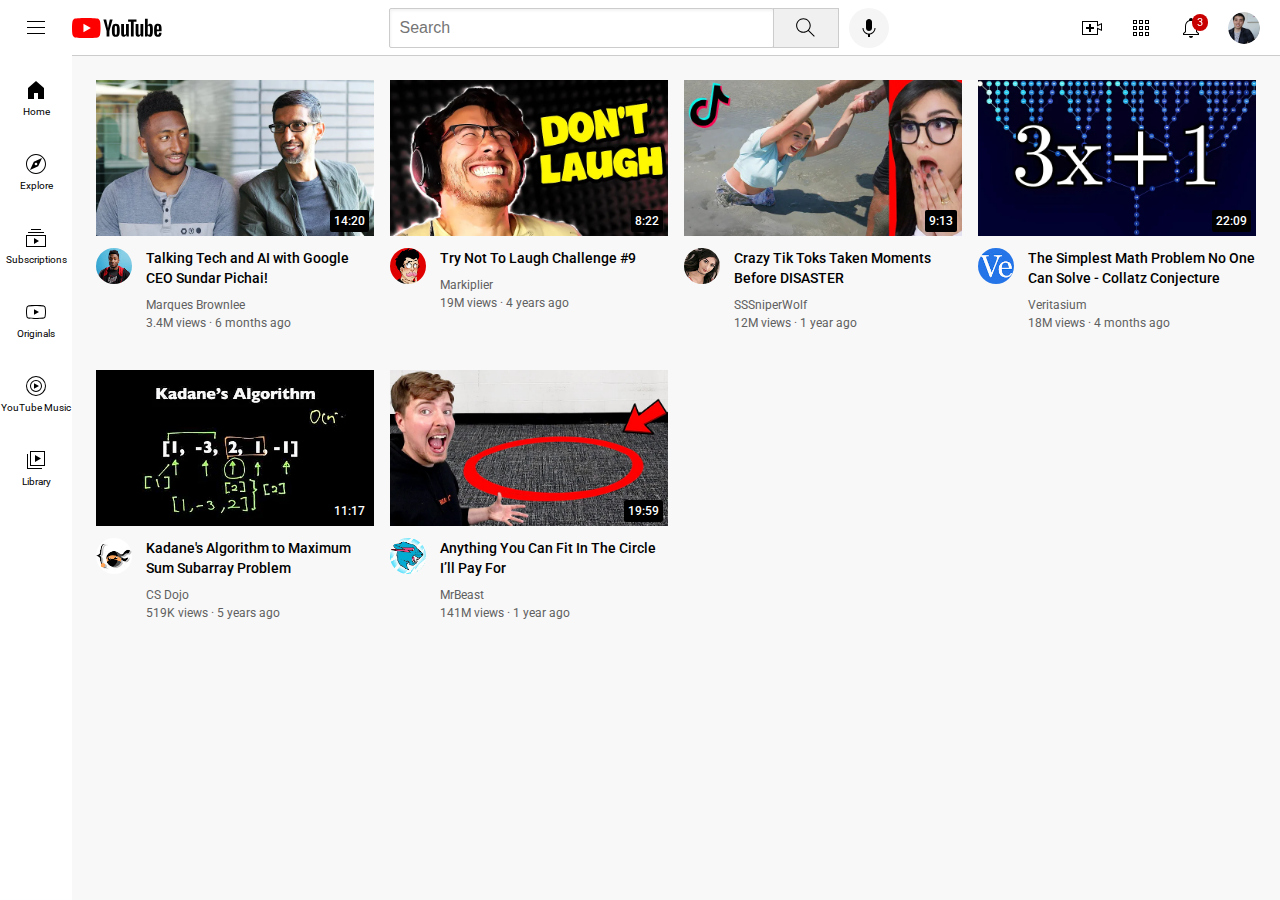
<file: index.html>
<!DOCTYPE html>
<html>
  <head>
    <title>YouTube.com Clone</title>

    <link rel="preconnect" href="https://fonts.googleapis.com">
    <link rel="preconnect" href="https://fonts.gstatic.com" crossorigin>
    <link href="https://fonts.googleapis.com/css2?family=Roboto:wght@400;500;700&display=swap" rel="stylesheet">

    <link rel="stylesheet" href="styles/general.css">
    <link rel="stylesheet" href="styles/header.css">
    <link rel="stylesheet" href="styles/video.css">
    <link rel="stylesheet" href="styles/sidebar.css">
  </head>
  <body>
    <header class="header">
      <div class="left-section">
        <img class="hamburger-menu" src="icons/hamburger-menu.svg">
        <img class="youtube-logo" src="icons/youtube-logo.svg">
      </div>
      <div class="middle-section">
        <input class="search-bar" type="text" placeholder="Search">
        <button class="search-button">
          <img class="search-icon" src="icons/search.svg">
          <div class="tooltip">Search</div>
        </button>
        <!-- Put position absolute inside position relative -->
        <button class="voice-search-button">
          <img class="voice-search-icon" src="icons/voice-search-icon.svg">
          <div class="tooltip">Search with your voice</div>
        </button>
      </div>
      <div class="right-section">
        <div class="upload-icon-container">
          <img class="upload-icon" src="icons/upload.svg">
          <div class="tooltip">Create</div>
        </div>
        <div class="youtube-apps-icon-container">
          <img class="youtube-apps-icon" src="icons/youtube-apps.svg">
          <div class="tooltip">YouTube apps</div>
        </div>
          <div class="notifications-icon-container">
            <img class="notifications-icon"  src="icons/notifications.svg">
            <div class="tooltip">Notifications</div>
            <div class="notifications-count">3</div>
          </div>
        <img class="current-user-picture" src="channel-pictures/my-channel.jpeg">
      </div>
    </header>
    
    <nav class="sidebar">
      <div class="sidebar-link">
        <img src="icons/home.svg">
        <div>Home</div>
      </div>
      <div class="sidebar-link">
        <img src="icons/explore.svg">
        <div>Explore</div>
      </div>
      <div class="sidebar-link">
        <img src="icons/subscriptions.svg">
        <div>Subscriptions</div>
      </div>
      <div class="sidebar-link">
        <img src="icons/originals.svg">
        <div>Originals</div>
      </div>
      <div class="sidebar-link">
        <img src="icons/youtube-music.svg">
        <div>YouTube Music</div>
      </div>
      <div class="sidebar-link">
        <img src="icons/library.svg">
        <div>Library</div>
      </div>
    </nav>

    <main>
      <section class="video-grid">
        <div class="video-preview">
          <div class="thumbnail-row">
            <img class="thumbnail" src="thumbnails/thumbnail-1.webp">
            <div class="video-time">14:20</div>
          </div>
          <div class="video-info-grid">
            <div class="channel-picture">
              <img class="profile-picture" src="channel-pictures/channel-1.jpeg">
            </div>
            <div class="video-info"> 
              <p class="video-title">
              Talking Tech and AI with Google CEO Sundar Pichai!
              </p>
              <p class="video-author">
              Marques Brownlee
              </p>
              <p class="video-stats">
              3.4M views &#183; 6 months ago
              </p>
            </div>
          </div>
        </div>
  
        <div class="video-preview">
          <div class="thumbnail-row">
            <img class="thumbnail" src="thumbnails/thumbnail-2.webp">
            <div class="video-time">8:22</div>
          </div>
          <div class="video-info-grid">
            <div class="channel-picture">
            <img class="profile-picture" src="channel-pictures/channel-2.jpeg">
            </div>
            <div class="video-info">
              <p class="video-title">
              Try Not To Laugh Challenge #9
              </p>
              <p class="video-author">
              Markiplier
              </p>
              <p class="video-stats">
              19M views &#183; 4 years ago
              </p>
            </div>
          </div>
        </div>
  
        <div class="video-preview">
          <div class="thumbnail-row">
            <img class="thumbnail" src="thumbnails/thumbnail-3.webp">
            <div class="video-time">9:13</div>
          </div>
          <div class="video-info-grid">
            <div class="channel-picture">
              <img class="profile-picture" src="channel-pictures/channel-3.jpeg">
            </div>
            <div class="video-info"> 
              <p class="video-title">
                Crazy Tik Toks Taken Moments Before DISASTER
              </p>
              <p class="video-author">
                SSSniperWolf
              </p>
              <p class="video-stats">
                12M views &#183; 1 year ago
              </p>
            </div>
          </div>
        </div>
  
        <div class="video-preview">
          <div class="thumbnail-row">
            <img class="thumbnail" src="thumbnails/thumbnail-4.webp">
            <div class="video-time">22:09</div>
          </div>
          <div class="video-info-grid">
            <div class="channel-picture">
            <img class="profile-picture" src="channel-pictures/channel-4.jpeg">
            </div>
            <div class="video-info">
              <p class="video-title">
                The Simplest Math Problem No One Can Solve - Collatz Conjecture
              </p>
              <p class="video-author">
                Veritasium
              </p>
              <p class="video-stats">
                18M views &#183; 4 months ago
              </p>
            </div>
          </div>
        </div>
  
        <div class="video-preview">
          <div class="thumbnail-row">
            <img class="thumbnail" src="thumbnails/thumbnail-5.webp">
            <div class="video-time">11:17</div>
          </div>
          <div class="video-info-grid">
            <div class="channel-picture">
              <img class="profile-picture" src="channel-pictures/channel-5.jpeg">
            </div>
            <div class="video-info"> 
              <p class="video-title">
                Kadane's Algorithm to Maximum Sum Subarray Problem
              </p>
              <p class="video-author">
                CS Dojo
              </p>
              <p class="video-stats">
                519K views &#183; 5 years ago
              </p>
            </div>
          </div>
        </div>
  
        <div class="video-preview">
          <div class="thumbnail-row">
            <img class="thumbnail" src="thumbnails/thumbnail-6.webp">
            <div class="video-time">19:59</div>
          </div>
          <div class="video-info-grid">
            <div class="channel-picture">
            <img class="profile-picture" src="channel-pictures/channel-6.jpeg">
            </div>
            <div class="video-info">
              <p class="video-title">
                Anything You Can Fit In The Circle I’ll Pay For
              </p>
              <p class="video-author">
                MrBeast
              </p>
              <p class="video-stats">
                141M views &#183; 1 year ago
              </p>
            </div>
          </div>
        </div>
      </section>
    </main>    
  </body>
</html>
</file>
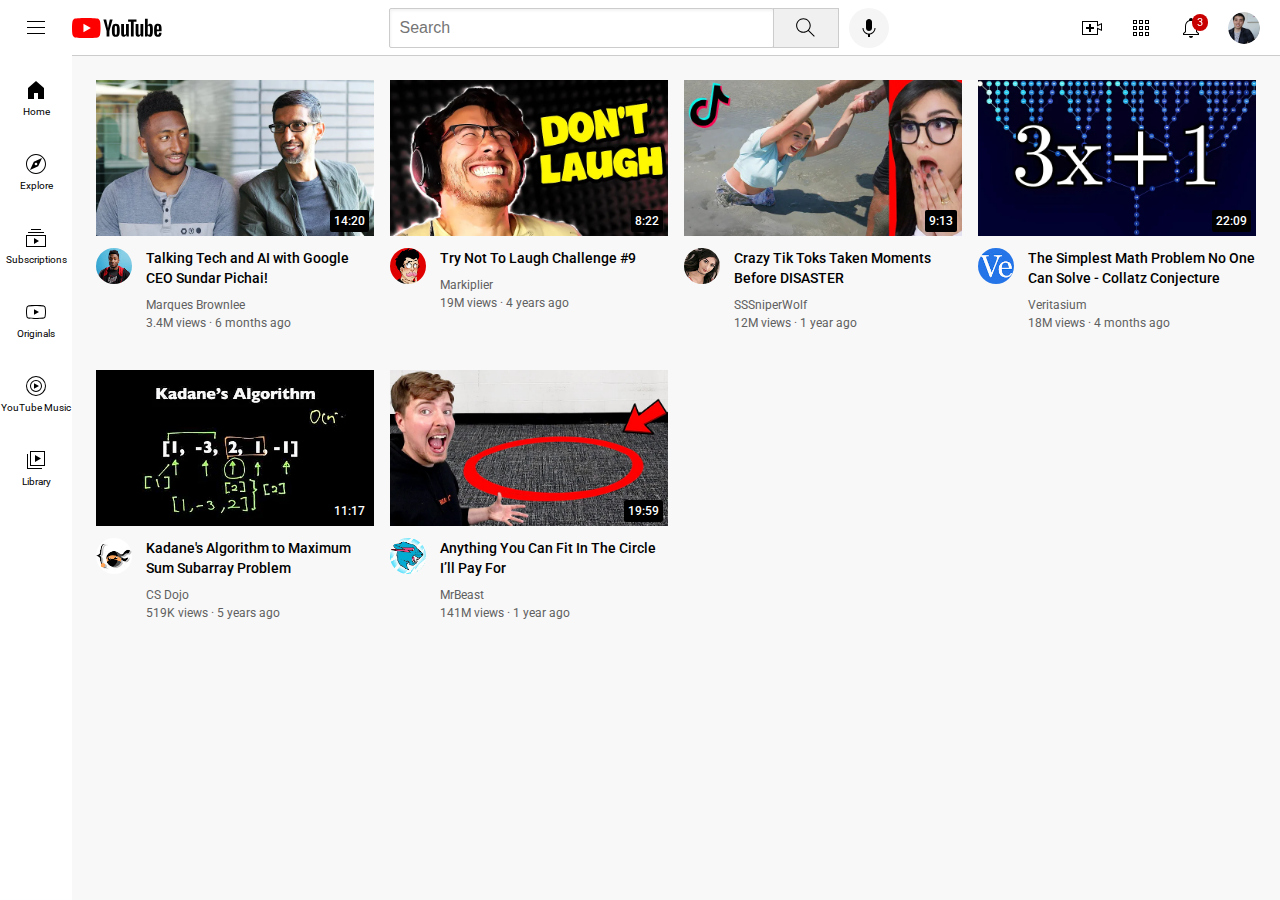
<file: youtube.html>
<!DOCTYPE html>
<html>
  <head>
    <title>YouTube.com Clone</title>

    <link rel="preconnect" href="https://fonts.googleapis.com">
    <link rel="preconnect" href="https://fonts.gstatic.com" crossorigin>
    <link href="https://fonts.googleapis.com/css2?family=Roboto:wght@400;500;700&display=swap" rel="stylesheet">

    <link rel="stylesheet" href="styles/general.css">
    <link rel="stylesheet" href="styles/header.css">
    <link rel="stylesheet" href="styles/video.css">
    <link rel="stylesheet" href="styles/sidebar.css">
  </head>
  <body>
    <header class="header">
      <div class="left-section">
        <img class="hamburger-menu" src="icons/hamburger-menu.svg">
        <img class="youtube-logo" src="icons/youtube-logo.svg">
      </div>
      <div class="middle-section">
        <input class="search-bar" type="text" placeholder="Search">
        <button class="search-button">
          <img class="search-icon" src="icons/search.svg">
          <div class="tooltip">Search</div>
        </button>
        <!-- Put position absolute inside position relative -->
        <button class="voice-search-button">
          <img class="voice-search-icon" src="icons/voice-search-icon.svg">
          <div class="tooltip">Search with your voice</div>
        </button>
      </div>
      <div class="right-section">
        <div class="upload-icon-container">
          <img class="upload-icon" src="icons/upload.svg">
          <div class="tooltip">Create</div>
        </div>
        <div class="youtube-apps-icon-container">
          <img class="youtube-apps-icon" src="icons/youtube-apps.svg">
          <div class="tooltip">YouTube apps</div>
        </div>
          <div class="notifications-icon-container">
            <img class="notifications-icon"  src="icons/notifications.svg">
            <div class="tooltip">Notifications</div>
            <div class="notifications-count">3</div>
          </div>
        <img class="current-user-picture" src="channel-pictures/my-channel.jpeg">
      </div>
    </header>
    
    <nav class="sidebar">
      <div class="sidebar-link">
        <img src="icons/home.svg">
        <div>Home</div>
      </div>
      <div class="sidebar-link">
        <img src="icons/explore.svg">
        <div>Explore</div>
      </div>
      <div class="sidebar-link">
        <img src="icons/subscriptions.svg">
        <div>Subscriptions</div>
      </div>
      <div class="sidebar-link">
        <img src="icons/originals.svg">
        <div>Originals</div>
      </div>
      <div class="sidebar-link">
        <img src="icons/youtube-music.svg">
        <div>YouTube Music</div>
      </div>
      <div class="sidebar-link">
        <img src="icons/library.svg">
        <div>Library</div>
      </div>
    </nav>

    <main>
      <section class="video-grid">
        <div class="video-preview">
          <div class="thumbnail-row">
            <img class="thumbnail" src="thumbnails/thumbnail-1.webp">
            <div class="video-time">14:20</div>
          </div>
          <div class="video-info-grid">
            <div class="channel-picture">
              <img class="profile-picture" src="channel-pictures/channel-1.jpeg">
            </div>
            <div class="video-info"> 
              <p class="video-title">
              Talking Tech and AI with Google CEO Sundar Pichai!
              </p>
              <p class="video-author">
              Marques Brownlee
              </p>
              <p class="video-stats">
              3.4M views &#183; 6 months ago
              </p>
            </div>
          </div>
        </div>
  
        <div class="video-preview">
          <div class="thumbnail-row">
            <img class="thumbnail" src="thumbnails/thumbnail-2.webp">
            <div class="video-time">8:22</div>
          </div>
          <div class="video-info-grid">
            <div class="channel-picture">
            <img class="profile-picture" src="channel-pictures/channel-2.jpeg">
            </div>
            <div class="video-info">
              <p class="video-title">
              Try Not To Laugh Challenge #9
              </p>
              <p class="video-author">
              Markiplier
              </p>
              <p class="video-stats">
              19M views &#183; 4 years ago
              </p>
            </div>
          </div>
        </div>
  
        <div class="video-preview">
          <div class="thumbnail-row">
            <img class="thumbnail" src="thumbnails/thumbnail-3.webp">
            <div class="video-time">9:13</div>
          </div>
          <div class="video-info-grid">
            <div class="channel-picture">
              <img class="profile-picture" src="channel-pictures/channel-3.jpeg">
            </div>
            <div class="video-info"> 
              <p class="video-title">
                Crazy Tik Toks Taken Moments Before DISASTER
              </p>
              <p class="video-author">
                SSSniperWolf
              </p>
              <p class="video-stats">
                12M views &#183; 1 year ago
              </p>
            </div>
          </div>
        </div>
  
        <div class="video-preview">
          <div class="thumbnail-row">
            <img class="thumbnail" src="thumbnails/thumbnail-4.webp">
            <div class="video-time">22:09</div>
          </div>
          <div class="video-info-grid">
            <div class="channel-picture">
            <img class="profile-picture" src="channel-pictures/channel-4.jpeg">
            </div>
            <div class="video-info">
              <p class="video-title">
                The Simplest Math Problem No One Can Solve - Collatz Conjecture
              </p>
              <p class="video-author">
                Veritasium
              </p>
              <p class="video-stats">
                18M views &#183; 4 months ago
              </p>
            </div>
          </div>
        </div>
  
        <div class="video-preview">
          <div class="thumbnail-row">
            <img class="thumbnail" src="thumbnails/thumbnail-5.webp">
            <div class="video-time">11:17</div>
          </div>
          <div class="video-info-grid">
            <div class="channel-picture">
              <img class="profile-picture" src="channel-pictures/channel-5.jpeg">
            </div>
            <div class="video-info"> 
              <p class="video-title">
                Kadane's Algorithm to Maximum Sum Subarray Problem
              </p>
              <p class="video-author">
                CS Dojo
              </p>
              <p class="video-stats">
                519K views &#183; 5 years ago
              </p>
            </div>
          </div>
        </div>
  
        <div class="video-preview">
          <div class="thumbnail-row">
            <img class="thumbnail" src="thumbnails/thumbnail-6.webp">
            <div class="video-time">19:59</div>
          </div>
          <div class="video-info-grid">
            <div class="channel-picture">
            <img class="profile-picture" src="channel-pictures/channel-6.jpeg">
            </div>
            <div class="video-info">
              <p class="video-title">
                Anything You Can Fit In The Circle I’ll Pay For
              </p>
              <p class="video-author">
                MrBeast
              </p>
              <p class="video-stats">
                141M views &#183; 1 year ago
              </p>
            </div>
          </div>
        </div>
      </section>
    </main>    
  </body>
</html>
</file>
<file: styles/general.css>
body {
  /* This style below will be inherited */
  margin: 0;
  padding-top: 80px;
  padding-left: 96px;
  padding-right: 24px;
  background-color: rgb(248,248,248);
  font-family: Roboto, Arial;
}

p {
  margin-top: 0;
  margin-bottom: 0;
}
</file>
<file: styles/header.css>
.header {
  height: 55px;
  display: flex;
  flex-direction: row;
  justify-content: space-between;

  position: fixed;
  top: 0;
  left: 0;
  right: 0;
  z-index: 100;

  background-color: white;
  border-bottom-width: 1px;
  border-bottom-style: solid;
  border-bottom-color: rgb(204, 204, 204); 
}

.left-section {
  display: flex;
  align-items: center;
}

.hamburger-menu {
  height: 24px;
  margin-left: 24px;
  margin-right: 24px;
}

.youtube-logo {
  height: 20px;
}

.middle-section {
  flex: 1;
  margin-left: 70px;
  margin-right: 35px;
  max-width: 500px;
  display: flex;
  align-items: center;
}

.search-bar {
  flex: 1;
  height: 36px;
  padding-left: 10px;
  font-size: 16px;
  border: 1px solid rgb(204, 204, 204);
  border-radius: 2px;
  box-shadow: inset 1px 2px 3px rgba(0, 0, 0, 0.05);
  width: 0;
}

.search-bar::placeholder {
  font-size: 16px;
}

.search-button {
  height: 40px;
  width: 66px;
  background-color: rgb(240, 240, 240);
  border-width: 1px;
  border-style: solid;
  border-color: rgb(204, 204, 204);
  margin-left: -1px;
  margin-right: 10px;
}

.search-button,
.voice-search-button,
.upload-icon-container,
.youtube-apps-icon-container,
.notifications-icon-container {
  position: relative;
  display: flex;
  justify-content: center;
  align-items: center;
}

.search-button .tooltip,
.voice-search-button .tooltip,
.upload-icon-container .tooltip,
.youtube-apps-icon-container .tooltip,
.notifications-icon-container .tooltip {
  position: absolute;
  background-color: gray;
  color: white;
  padding: 4px 8px;
  border-radius: 2px;
  font-size: 12px;
  bottom: -35px;
  opacity: 0;
  transition: opacity 0.15x;
  pointer-events: none;
  white-space: nowrap;
}

.search-button:hover .tooltip,
.voice-search-button:hover .tooltip,
.upload-icon-container:hover .tooltip,
.youtube-apps-icon-container:hover .tooltip,
.notifications-icon-container:hover .tooltip {
  opacity: 1;
}

.search-icon {
  height: 25px;
}

.voice-search-button {
  height: 40px;
  width: 40px;
  border-radius: 20px;
  border: none;
  background-color: rgb(245, 245, 245);
  }

.voice-search-icon {
  height: 24px;
}

.right-section {
  width: 180px;
  margin-right: 20px;
  display: flex;
  align-items: center;
  justify-content: space-between;
  flex-shrink: 0;
}

.upload-icon {
  height: 24px;
}

.youtube-apps-icon {
  height: 24px;
}

.notifications-icon {
  height: 24px;
}

.notifications-icon-container {
  position: relative;
}

.notifications-count {
  position: absolute;
  top: -2px;
  right: -5px;
  background-color: rgb(200, 0, 0);
  color: white;
  font-size: 11px;
  padding: 2px 5px 2px 5px;
  border-radius: 10px;
}

.current-user-picture {
  height: 32px;
  border-radius: 16px;
}
</file>
<file: styles/video.css>
.thumbnail {
  width: 100%;
}

.video-title {
  margin-top: 0;
  font-size: 14px;
  font-weight: 500;
  line-height: 20px;
  margin-bottom: 10px;
}

.video-info-grid {
  display: grid;
  grid-template-columns: 50px 1fr;
}

.profile-picture {
  width: 36px;
  border-radius: 50px;
}

.thumbnail-row {
  margin-bottom: 8px;
  position: relative;
}

.video-author, .video-stats {
  font-size: 12px;
  color: rgb(96, 96, 96);
}

.video-author {
  margin-bottom: 4px;
}

.video-grid {
  display: grid;
  grid-template-columns: 1fr 1fr 1fr;
  column-gap: 16px;
  row-gap: 40px;
}

@media (max-width: 750px) {
  .video-grid {
    grid-template-columns: 1fr 1fr;
  }
}

@media (min-width: 751px) and (max-width: 999px) {
  .video-grid {
    grid-template-columns: 1fr 1fr 1fr;
  }
}

@media (min-width: 1000px) {
  .video-grid {
    grid-template-columns: 1fr 1fr 1fr 1fr;
  }
}

.video-time {
  font-size: 12px;
  font-weight: 500;
  padding: 4px;
  border-radius: 2px;
  background-color: black;
  color: white;
  position: absolute;
  bottom: 8px;
  right: 5px;
}
</file>
<file: styles/sidebar.css>
.sidebar {
  position: fixed;
  left: 0;
  bottom: 0;
  top: 55px;
  background-color: white;
  width: 72px;
  z-index: 200;
  padding-top: 5px;
}

.sidebar-link {
  height: 74px;
  display: flex;
  justify-content: center;
  align-items: center;
  flex-direction: column;
  cursor: pointer;
}

.sidebar-link:hover {
  background-color: rgb(235, 235, 235);
}

.sidebar-link img {
  height: 24px;
  margin-bottom: 4px;
}

.sidebar-link div {
  font-size: 10px;

}
</file>
